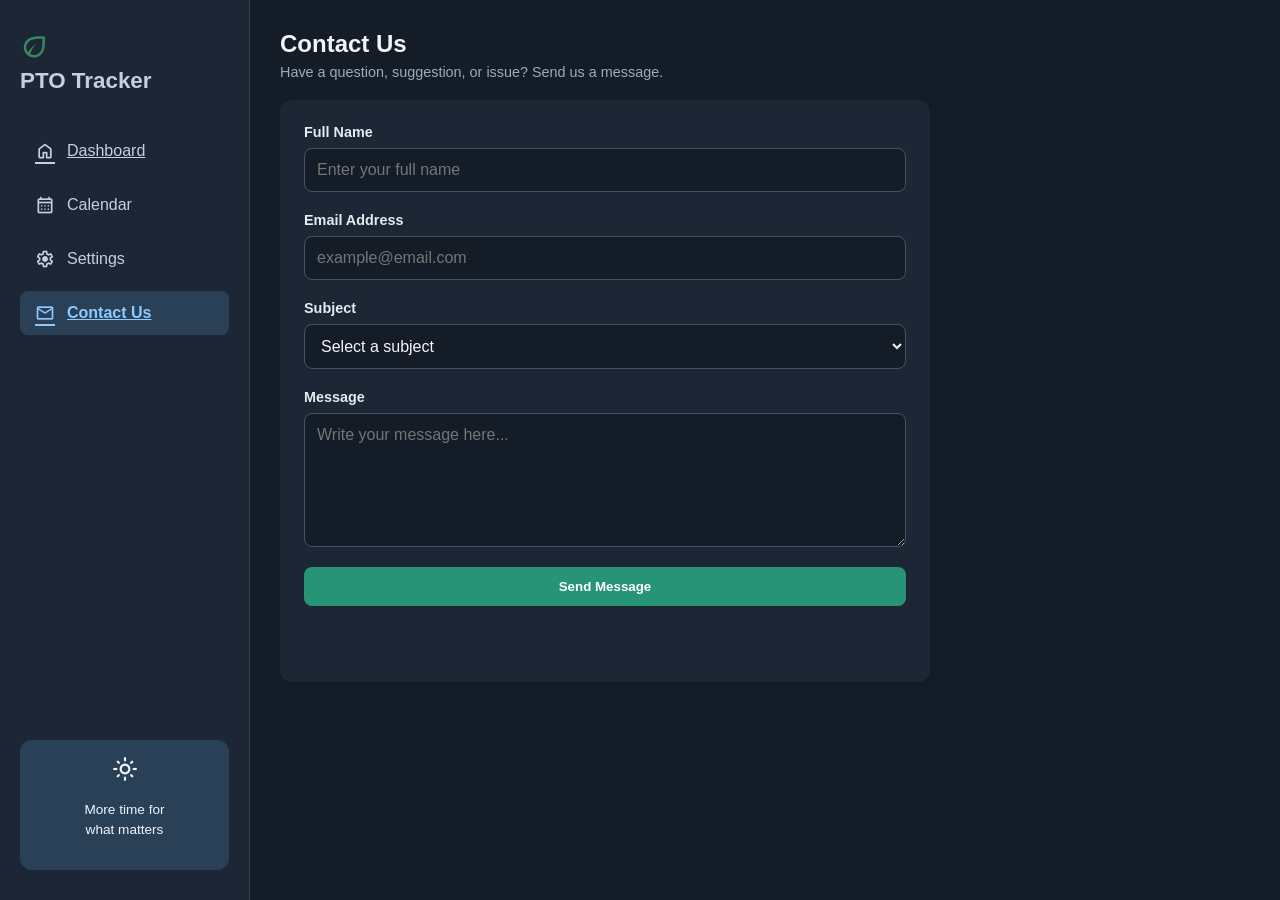
<file: contact.html>
<!DOCTYPE html>
<html lang="en">
<head>
    <meta charset="UTF-8">
    <meta name="viewport" content="width=device-width, initial-scale=1.0">

    <title>Contact Us | PTO Tracker</title>

    <link
        rel="stylesheet"
        href="https://fonts.googleapis.com/css2?family=Material+Symbols+Rounded"
    >
    <link rel="stylesheet" href="style.css">
    <script src="contact.js" defer></script>
</head>

<body class="dark-mode">
    <main>
        <nav>
            <div class="sidebar-brand">
                <span class="material-symbols-rounded" aria-hidden="true">
                    eco
                </span>
                <h2>PTO Tracker</h2>
            </div>

            <ul>
                <li>
                    <a href="index.html" id="nav-dashboard">
                        <span class="material-symbols-rounded"
                              aria-hidden="true">
                            home
                        </span>
                        Dashboard
                    </a>
                </li>

                <li>
                    <button type="button" id="nav-calendar">
                        <span class="material-symbols-rounded"
                              aria-hidden="true">
                            calendar_month
                        </span>
                        Calendar
                    </button>
                </li>

                <li>
                    <button type="button" id="nav-settings">
                        <span class="material-symbols-rounded"
                              aria-hidden="true">
                            settings
                        </span>
                        Settings
                    </button>
                </li>
                
                <li class="active">
                    <a href="contact.html"
                       id="nav-contact"
                       aria-current="page">
                        <span class="material-symbols-rounded"
                              aria-hidden="true">
                            mail
                        </span>
                        Contact Us
                    </a>
                </li>
            </ul>

            <div class="sidebar-note">
                <span class="material-symbols-rounded" aria-hidden="true">
                    light_mode
                </span>
                <p>More time for<br>what matters</p>
            </div>
        </nav>

        <div class="dashboard">

            <header class="dashboard-header">
                <div class="header-text">
                    <h1>Contact Us</h1>
                    <p>
                        Have a question, suggestion, or issue?
                        Send us a message.
                    </p>
                </div>
            </header>

            <section class="contact-card">
                <form id="contact-form">

                    <div class="contact-field">
                        <label for="contact-name">
                            Full Name
                        </label>

                        <input
                            type="text"
                            id="contact-name"
                            name="name"
                            placeholder="Enter your full name"
                            maxlength="100"
                            autocomplete="name"
                            required
                        >
                    </div>

                    <div class="contact-field">
                        <label for="contact-email">
                            Email Address
                        </label>

                        <input
                            type="email"
                            id="contact-email"
                            name="email"
                            placeholder="example@email.com"
                            autocomplete="email"
                            required
                        >
                    </div>

                    <div class="contact-field">
                        <label for="contact-subject">
                            Subject
                        </label>

                        <select
                            id="contact-subject"
                            name="subject"
                            required
                        >
                            <option value="" disabled selected>
                                Select a subject
                            </option>
                            <option value="general">
                                General Question
                            </option>
                            <option value="technical">
                                Technical Issue
                            </option>
                            <option value="feedback">
                                Feedback or Suggestion
                            </option>
                            <option value="other">
                                Other
                            </option>
                        </select>
                    </div>

                    <div class="contact-field">
                        <label for="contact-message">
                            Message
                        </label>

                        <textarea
                            id="contact-message"
                            name="message"
                            rows="6"
                            maxlength="2000"
                            placeholder="Write your message here..."
                            required
                        ></textarea>
                    </div>

                    <button
                        type="submit"
                        class="contact-submit-btn"
                    >
                        Send Message
                    </button>

                    <p
                        id="contact-feedback"
                        role="status"
                        aria-live="polite"
                    ></p>

                </form>
            </section>

        </div>
    </main>
</body>
</html>
</file>
<file: style.css>
* {
    box-sizing: border-box;
}

body {
    margin: 0;
    background-color: #f6f8fc;
    font-family: Arial, sans-serif;
    color: #172b4d;
}

body.dark-mode {
    background-color: #141c28;
    color: #e5eaf1;
    color-scheme: dark;
}

/* Sidebar */

body.dark-mode nav {
    background-color: #1c2635;
    border-right-color: #344154;
}

body.dark-mode .sidebar-brand h2,
body.dark-mode .sidebar-note,
body.dark-mode nav li {
    color: #c5d0df;
}

body.dark-mode nav li.active {
    background-color: #2a4057;
    color: #8cc9ff;
}

/* Dashboard Header */

body.dark-mode .dashboard-header h1 {
    color: #f1f5fa;
}

body.dark-mode .dashboard-header p,
body.dark-mode .dashboard-header time {
    color: #9aacc0;
}

/* Cards */

body.dark-mode .summary-card,
body.dark-mode .projection,
body.dark-mode .requests,
body.dark-mode .dashboard-banner {
    background-color: #1c2635;
    box-shadow: 0 2px 8px rgba(0, 0, 0, 0.25);
}

body.dark-mode .summary-card h3,
body.dark-mode .projection h3,
body.dark-mode .requests h3,
body.dark-mode .summary-value,
body.dark-mode .request-date,
body.dark-mode .request-hours,
body.dark-mode .banner-quote {
    color: #f1f5fa;
}

body.dark-mode .summary-label,
body.dark-mode .projection-description,
body.dark-mode .banner-description {
    color: #9aacc0;
}

/* Icons */

body.dark-mode .card-icon-pto,
body.dark-mode .card-icon-accrual {
    background-color: #254739;
    color: #8cdbb5;
}

body.dark-mode .card-icon-paycheck {
    background-color: #35365c;
    color: #b4b6ff;
}

body.dark-mode .section-title .material-symbols-rounded {
    color: #8cc9ff;
}

body.dark-mode .banner-icon {
    background-color: #254739;
    color: #8cdbb5;
}

/* PTO Projection */

body.dark-mode .projection-form input {
    background-color: #141c28;
    color: #f1f5fa;
    border-color: #435268;
}

body.dark-mode .projection-result {
    background-color: #254739;
}

body.dark-mode .projection-result-label {
    color: #9ae2be;
}

body.dark-mode .projection-result-value {
    color: #f1f5fa;
}

/* Upcoming PTO Requests */

body.dark-mode .request:not(:last-child) {
    border-bottom-color: #344154;
}

body.dark-mode .status-scheduled {
    background-color: #254739;
    color: #9ae2be;
}

body.dark-mode .status-pending {
    background-color: #514329;
    color: #f7d58a;
}

body.dark-mode .status-planned {
    background-color: #344154;
    color: #c5d0df;
}

/* Buttons */

body.dark-mode .add-request-btn {
    background-color: #2a4057;
    color: #8cc9ff;
}

body.dark-mode .add-request-btn:hover {
    background-color: #36536f;
}

body.dark-mode nav li button:hover {
    background-color: #273548;
}

body.dark-mode nav li.active button:hover {
    background-color: transparent;
}

body.dark-mode .edit-summary-btn {
    background-color: #2a4057;
    color: #c5d0df;
}

body.dark-mode .edit-summary-btn:hover {
    background-color: #36536f;
}

body.dark-mode .edit-summary-dialog {
    background-color: #1c2635;
    color: #f1f5fa;
}

body.dark-mode #edit-summary-title {
    color: #f1f5fa;
}

body.dark-mode .edit-form-field input {
    background-color: #141c28;
    color: #f1f5fa;
    border-color: #435268;
}

body.dark-mode .edit-cancel-btn {
    background-color: #2a4057;
    color: #c5d0df;
}

body.dark-mode .add-request-dialog {
    background-color: #1c2635;
    color: #f1f5fa;
}

body.dark-mode .add-request-dialog input,
body.dark-mode .add-request-dialog select {
    background-color: #141c28;
    color: #f1f5fa;
    border-color: #435268;
}

.material-symbols-rounded {
    font-size: 24px;
    line-height: 1;

    font-variation-settings:
        'FILL' 0,
        'wght' 400,
        'GRAD' 0,
        'opsz' 24;
}


/*Main page layout*/

main {
    min-height: 100vh;
    display: grid;
    grid-template-columns: 250px minmax(0, 1fr);
}


/*Sidebar*/

nav {
    background-color: white;
    padding: 30px 20px;
    border-right: 1px solid #e5eaf1;

    display: flex;
    flex-direction: column;
}

/* Sidebar Branding */

.sidebar-brand {
    display: flex;
    flex-direction: column;
    gap: 8px;
    margin-bottom: 35px;
}

.sidebar-brand h2 {
    margin: 0;
    font-size: 1.4rem;
    color: #172b4d;
}

.sidebar-brand .material-symbols-rounded {
    font-size: 30px;
    color: #37885e;
}

/* Sidebar Navigation */

nav ul {
    list-style: none;
    padding: 0;
    margin: 0;

    display: flex;
    flex-direction: column;
    gap: 10px;
}

nav li {
    border-radius: 8px;
    color: #405775;
}

nav li button,
nav li a {
    display: flex;
    align-items: center;
    gap: 12px;

    width: 100%;
    padding: 12px 15px;

    background: transparent;
    border: none;
    border-radius: 8px;

    color: inherit;
    font: inherit;
    font-weight: inherit;
    text-align: left;
    cursor: pointer;
}

nav li .material-symbols-rounded {
    font-size: 20px;
}

nav li button:hover {
    background-color: #b4d4f5;
}

nav li.active button:hover {
    background-color: transparent;
}

nav li.active {
    background-color: #e5f0ff;
    color: #173d6b;
    font-weight: bold;
}

/* Sidebar Footer */

.sidebar-note {
    margin-top: auto;
    color: #405775;
}

.sidebar-note .material-symbols-rounded {
    font-size: 26px;
}

.sidebar-note p {
    font-size: 0.85rem;
    line-height: 1.5;
}


/*Dashboard Layout*/

.dashboard {
    padding: 30px;

    display: grid;
    grid-template-columns: minmax(0, 1fr) minmax(0, 1fr);
    gap: 20px;
    align-content: start;
}


/*Dashboard Header*/

.dashboard-header {
    grid-column: 1 / -1;

    display: flex;
    justify-content: space-between;
    align-items: flex-start;
    gap: 20px;
}

.dashboard-header h1 {
    margin: 0 0 6px;
    font-size: 1.5rem;
    color: #172b4d;
}

.dashboard-header p {
    margin: 0;
    font-size: 0.9rem;
    color: #536789;
}

.dashboard-header time {
    margin-top: 5px;
    font-size: 0.8rem;
    color: #536789;
    white-space: nowrap;
}


/*Shared Card Styles*/

.summary-card,
.projection,
.requests {
    background-color: white;
    padding: 20px;
    border-radius: 12px;
    box-shadow: 0 2px 8px rgba(0, 0, 0, 0.08);
}

.summary-card h3,
.projection h3,
.requests h3 {
    margin-top: 0;
    font-size: 1rem;
    font-weight: 600;
    color: #172b4d;
}


/*Summary Cards*/

.summary {
    grid-column: 1 / -1;

    display: grid;
    grid-template-columns: repeat(3, minmax(0, 1fr));
    gap: 20px;
}

.summary-heading {
    display: flex;
    align-items: center;
    gap: 12px;
    margin-bottom: 14px;
}

.summary-heading h3 {
    margin: 0;
}

.summary-card .summary-heading h3 {
    margin: 0;
}

.edit-summary-btn {
    margin-left: auto;

    width: 32px;
    height: 32px;

    display:flex;
    align-items: center;
    justify-content: center;
    flex-shrink: 0;

    background-color: #eef3fa;
    color: #405775;

    border: none;
    border-radius: 8px;

    cursor: pointer;
}

.edit-summary-btn .material-symbols-rounded {
    font-size: 18px;
}

.edit-summary-btn:hover {
    background-color: #dce9f7;
}

.card-icon {
    width: 42px;
    height: 42px;
    border-radius: 50%;

    display: flex;
    align-items: center;
    justify-content: center;

    flex-shrink: 0;
}

.card-icon .material-symbols-rounded {
    font-size: 22px;
}

.card-icon-pto {
    background-color: #dff2e7;
    color: #276c4f;
}

.card-icon-accrual {
    background-color: #dff1ed;
    color: #276c4f;
}

.card-icon-paycheck {
    background-color: #e8e6ff;
    color: #3943ae;
}

.summary-card {
    display: flex;
    flex-direction: column;
    min-height: 160px;
}

.summary-card h3 {
    margin: 0 0 14px;
    font-size: 0.95rem;
}

.summary-value {
    margin: auto 0 6px;
    font-size: 1.75rem;
    font-weight: 700;
    color: #172b4d;
    text-align: center;
}

.summary-label {
    margin: 0;
    font-size: 0.8rem;
    color: #536789;
    text-align: center;
}

/* Next Paycheck Card */

.summary-card-paycheck .summary-value {
    font-size: 1.3rem;
}


/*PTO Projection Section*/

.projection {
    grid-column: 1 / 2;
}

.projection-description {
    font-size: 0.9rem;
    color: #536789;
    line-height: 1.5;
    margin-bottom: 16px;
}

/* Projection Form */

.projection-form {
    display: flex;
    flex-direction: column;
    gap: 10px;
}

.projection-form input {
    width: 100%;
    padding: 12px;
    border: 1px solid #dae3ec;
    border-radius: 8px;
    background-color: white;
    color: #172b4d;
    font-size: 0.9rem;
    font-family: inherit;
}

.projection-form button {
    width: 100%;
    padding: 12px;

    background-color: #279377;
    color: white;

    border: none;
    border-radius: 8px;

    font-size: 0.9rem;
    font-weight: 600;
    cursor: pointer;
}

.projection-form button:hover {
    background-color: #207c64;
}

.projection-form button:active {
    background-color: #19624e;
}

.projection-form input:focus-visible,
.projection-form button:focus-visible {
    outline: 3px solid #8eb8f5;
    outline-offset: 2px;
}

/* Projection Result */

.projection-result {
    background-color: #e4f5ed;
    border-radius: 8px;
    padding: 18px;
    margin-top: 12px;
    text-align: center;
}

.projection-result-label {
    margin: 0 0 6px;
    font-size: 0.8rem;
    font-weight: 500;
    color: #205b4c;
}

.projection-result-value {
    margin: 0;
    font-size: 1.75rem;
    font-weight: 700;
    color: #172b4d;
}

/* Accessible Hidden Label */

.projection-hidden {
    position: absolute;
    width: 1px;
    height: 1px;
    padding: 0;
    margin: -1px;
    overflow: hidden;
    clip-path: inset(50%);
    white-space: nowrap;
    border: 0;
}


/*Upcoming PTO Requests*/

.requests {
    grid-column: 2 / 3;
}

.requests-list {
    display: flex;
    flex-direction: column;
}

/* Individual Request Rows */

.request {
    display: grid;
    grid-template-columns: minmax(0, 1fr) auto auto auto;
    align-items: center;
    gap: 10px;
    padding: 12px 0;
}

.request:not(:last-child) {
    border-bottom: 1px solid #e9eef5;
}

.request-date {
    margin: 0;
    font-size: 0.85rem;
    color: #172b4d;
    line-height: 1.4;
}

.request-hours {
    margin: 0;
    font-size: 0.85rem;
    font-weight: 500;
    color: #172b4d;
    white-space: nowrap;
}

/* Request Status Badges */

.request-status {
    display: inline-block;
    padding: 6px 12px;
    border-radius: 20px;
    font-size: 0.75rem;
    font-weight: 500;
    text-align: center;
    white-space: nowrap;
}

.delete-request-btn {
    display: flex;
    align-items: center;
    justify-content: center;

    width: 30px;
    height: 30px;

    border: none;
    border-radius: 6px;
    background: transparent;
    color: #c55a5a;

    font-size: 1.4rem;
    cursor: pointer;
}

.delete-request-btn:hover {
    background-color: rgba(197, 90, 90, 0.15);
}

#pto-request-list {
    list-style: none;
    margin: 0;
    padding: 0;
}

.status-scheduled {
    background-color: #e1f3e9;
    color: #24654b;
}

.status-pending {
    background-color: #fff2d4;
    color: #806020;
}

.status-planned {
    background-color: #edf0f5;
    color: #516176;
}

/* Add PTO Request Button */

.add-request-btn {
    width: 100%;
    margin-top: 16px;
    padding: 12px;

    background-color: #e5f0ff;
    color: #173d6b;

    border: none;
    border-radius: 8px;

    font-size: 0.9rem;
    font-weight: 600;
    cursor: pointer;
}

.add-request-btn:hover {
    background-color: #d4e6ff;
}

.add-request-btn:focus-visible {
    outline: 3px solid #8eb8f5;
    outline-offset: 2px;
}

.add-request-dialog {
    width: min(420px, calc(100% - 32px));
    padding: 24px;
    border: none;
    border-radius: 12px;
    background-color: white;
    color: #172b4d;
}

.add-request-btn::backdrop {
    background-color: rgba(0, 0, 0, 0.55);
}

#add-request-form {
    display: grid;
    gap: 12px;
}

#add-request-form h2 {
    margin: 0 0 8px;
}

#add-request-form input,
#add-request-form select {
    width: 100%;
    padding: 10px;
    border: 1px solid #dae3ec;
    border-radius: 8px;
    font: inherit;
}

.add-request-actions {
    display: felx;
    gap: 10px;
    margin-top: 12px;
}

.add-request-actions button {
    flex: 1;
    padding: 12px;
    border: none;
    border-radius: 8px;
    cursor: pointer;
}

.add-request-actions button[type="submit"] {
    background-color: #279377;
    color: white;
}

.section-title {
    display: flex;
    align-items: center;
    gap: 10px;
    margin: 0 0 16px;
}

.section-title .material-symbols-rounded {
    font-size: 20px;
    color: #173d6b;
    flex-shrink: 0;
}


/* Stretch: Mobile Device Design*/

/* TABLET */

@media (max-width: 1050px) {
    main {
        grid-template-columns: 210px minmax(0, 1fr);
    }

    .dashboard {
        padding: 20px;
        gap: 16px;
    }

    .summary {
        grid-template-columns: repeat(2, minmax(0, 1fr));
        gap: 16px;
    }

    .summary-card-paycheck {
        grid-column: 1 / -1;
    }

    .projection,
    .requests {
        grid-column: 1 / -1;
    }
}

/* PHONE */

@media (max-width: 700px) {
    main {
        grid-template-columns: minmax(0, 1fr);
    }

    nav {
        padding: 16px;
        border-right: none;
        border-bottom: 1px solid #e5eaf1;
    }

    .sidebar-brand {
        flex-direction: row;
        align-items: center;
        gap: 10px;
        margin-bottom: 20px;
    }

    nav ul {
        flex-direction: row;
        flex-wrap: wrap;
        gap: 8px;
    }

    nav li {
        flex: 1 1 140px;
        padding: 0;
    }

    nav li button {
        justify-content: center;
        padding: 10px;
    }

    .sidebar-note {
        display: block;
        margin-top: 12px;
        width: 100%;
    }

    .dashboard {
        grid-template-columns: minmax(0, 1fr);
        padding: 16px;
        gap: 16px;
    }

    .dashboard-header {
        flex-direction: column;
        gap: 10px;
    }

    .summary {
        grid-template-columns: minmax(0, 1fr);
    }

    .summary-card-paycheck {
        grid-column: auto;
    }

    .projection,
    .requests {
        grid-column: 1 / -1;
    }

    .dashboard-banner {
        gap: 12px;
        padding: 16px;
    }

    .banner-icon {
        width: 48px;
        height: 48px;
    }

    .banner-icon .material-symbols-rounded {
        font-size: 28px;
    }
}

@media (max-width: 430px) {
    .request {
        grid-template-columns: minmax(0, 1fr) auto auto;
        row-gap: 8px;
    }

    .request-date {
        grid-column: 1 / -1;
    }

    .delete-request-btn {
        grid-column: 3 / 4;
    }

    .request-hours {
        grid-column: 1 / 2;
    }

    .request-status {
        grid-column: 2 / 3;
    }

    .dashboard-banner {
        align-items: flex-start;
    }
}








/* Weather Widget */

.sidebar-note {
    margin-top: auto;
    padding: 16px;
    border-radius: 12px;
    background-color: #eef3fa;
    text-align: center;
}

.sidebar-note h3 {
    margin: 0 0 12px;
    font-size: 0.9rem;
}

#weather-icon {
    display: block;
    font-size: 40px;
    margin-bottom: 8px;
    color: #279377;
}

#weather-temperature {
    margin: 0 0 6px;
    font-size: 1.8rem;
    font-weight: bold;
}

#weather-condition {
    margin: 0;
    font-size: 0.85rem;
}

/* Dark Mode */

body.dark-mode .sidebar-note {
    background-color: #2a4057;
    color: #f1f5fa;
}

body.dark-mode #weather-icon {
    color: #8cc9ff;
}








/* Contact Page */

.contact-card {
    grid-column: 1 / -1;
    width: 100%;
    max-width: 650px;
    padding: 24px;
    border-radius: 12px;
    background-color: white;
    box-shadow: 0 2px 8px rgba(0, 0, 0, 0.08);
}

#contact-form {
    display: flex;
    flex-direction: column;
    gap: 20px;
}

.contact-field {
    display: flex;
    flex-direction: column;
    gap: 8px;
}

.contact-field label {
    font-size: 0.9rem;
    font-weight: 600;
}

.contact-field input,
.contact-field textarea,
.contact-field select {
    width: 100%;
    padding: 12px;
    border: 1px solid #dae3ec;
    border-radius: 8px;
    font: inherit;
}

.contact-submit-btn {
    padding: 12px;
    border: none;
    border-radius: 8px;
    background-color: #279377;
    color: white;
    font-weight: 600;
    cursor: pointer;
}

.contact-submit-btn:hover {
    background-color: #207c64;
}


body.dark-mode .contact-card {
    background-color: #1c2635;
}

body.dark-mode .contact-field input,
body.dark-mode .contact-field textarea,
body.dark-mode .contact-field select {
    background-color: #141c28;
    color: #f1f5fa;
    border-color: #435268;
}
</file>
